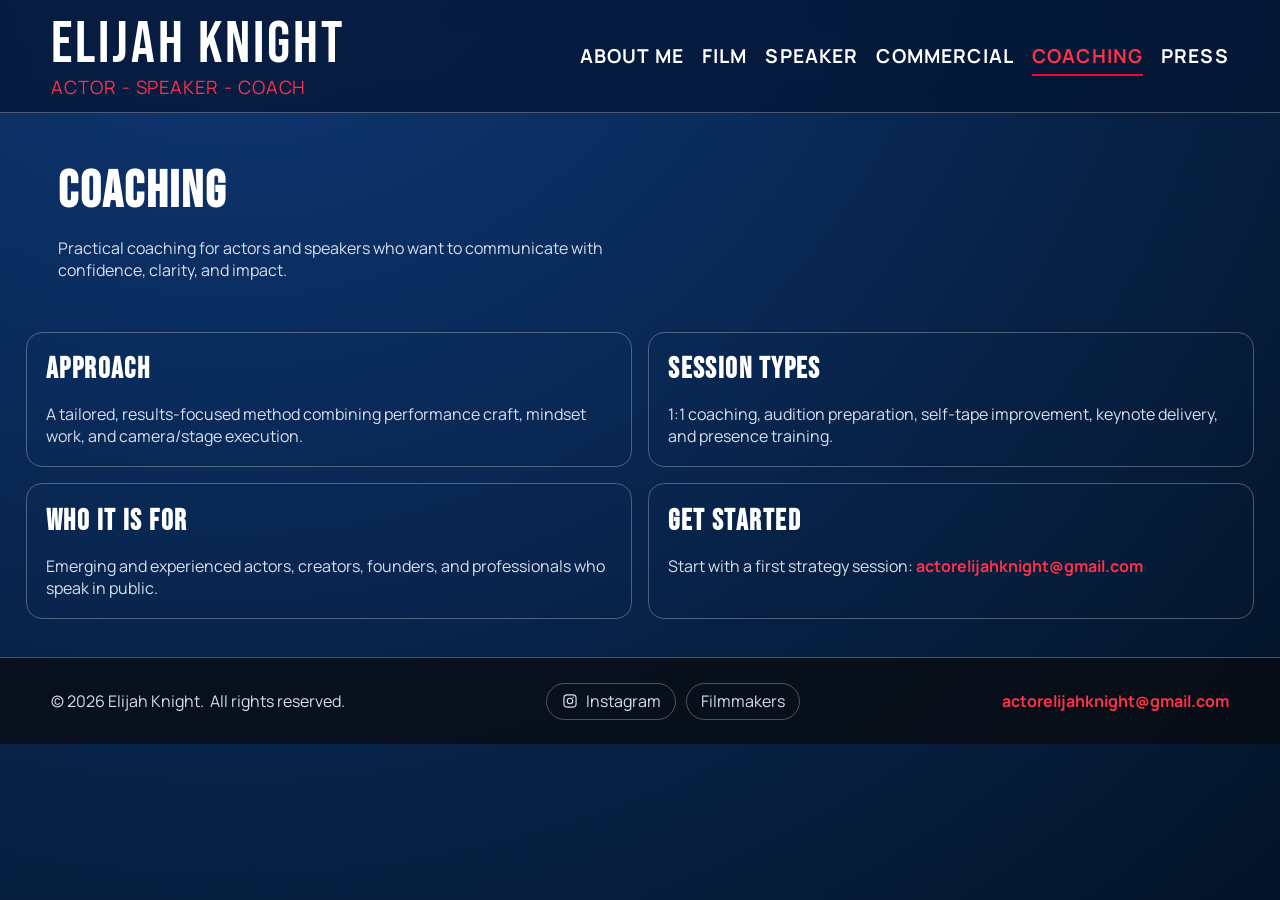
<file: coaching.html>
<!doctype html>
<html lang="en">
  <head>
    <meta charset="UTF-8" />
    <meta name="viewport" content="width=device-width, initial-scale=1.0" />
    <title>Coaching | Elijah Knight</title>
    <meta name="description" content="Acting and performance coaching with Elijah Knight." />
    <link rel="preconnect" href="https://fonts.googleapis.com" />
    <link rel="preconnect" href="https://fonts.gstatic.com" crossorigin />
    <link
      href="https://fonts.googleapis.com/css2?family=Bebas+Neue&family=Manrope:wght@400;600;700;800&display=swap"
      rel="stylesheet"
    />
    <link rel="stylesheet" href="styles.css" />
  </head>
  <body class="mobile-center-title">
    <header class="site-header">
      <div class="header-inner">
        <a class="brand" href="index.html">
          <span class="brand-title">Elijah Knight</span>
          <span class="brand-subtitle">Actor - Speaker - Coach</span>
        </a>
        <button class="menu-toggle" type="button" aria-label="Toggle menu" aria-expanded="false" data-menu-toggle>
          <span></span><span></span><span></span>
        </button>
        <nav class="main-nav" aria-label="Main navigation" data-main-nav>
          <ul class="nav-list">
            <li><a class="nav-link" href="about.html">About Me</a></li>
            <li><a class="nav-link" href="film.html">Film</a></li>
            <li><a class="nav-link" href="speaker.html">Speaker</a></li>
            <li><a class="nav-link" href="commercial.html">Commercial</a></li>
            <li><a class="nav-link" href="coaching.html">Coaching</a></li>
            <li><a class="nav-link" href="press.html">Press</a></li>
          </ul>
        </nav>
      </div>
    </header>

    <main>
      <section class="page-hero plain-hero">
        <h1>Coaching</h1>
        <p>
          Practical coaching for actors and speakers who want to communicate with confidence, clarity, and impact.
        </p>
      </section>

      <section class="sections-grid" aria-label="Coaching details">
        <article class="section-card">
          <h2>Approach</h2>
          <p>
            A tailored, results-focused method combining performance craft, mindset work, and camera/stage execution.
          </p>
        </article>
        <article class="section-card">
          <h2>Session Types</h2>
          <p>1:1 coaching, audition preparation, self-tape improvement, keynote delivery, and presence training.</p>
        </article>
        <article class="section-card">
          <h2>Who It Is For</h2>
          <p>Emerging and experienced actors, creators, founders, and professionals who speak in public.</p>
        </article>
        <article class="section-card">
          <h2>Get Started</h2>
          <p>
            Start with a first strategy session: <a class="footer-email" href="mailto:actorelijahknight@gmail.com">actorelijahknight@gmail.com</a>
          </p>
        </article>
      </section>
    </main>

    <footer class="site-footer">
      <div class="footer-inner">
        <p>© <span id="year">2026</span> Elijah Knight.<span class="footer-rights-block">All rights reserved.</span></p>
        <div class="footer-links">
          <a class="social-link" href="https://www.instagram.com/p/DXJRO6wuVqD/" target="_blank" rel="noopener noreferrer">
            <svg viewBox="0 0 24 24" aria-hidden="true"><path d="M7.75 2h8.5A5.76 5.76 0 0 1 22 7.75v8.5A5.76 5.76 0 0 1 16.25 22h-8.5A5.76 5.76 0 0 1 2 16.25v-8.5A5.76 5.76 0 0 1 7.75 2Zm0 1.8A3.96 3.96 0 0 0 3.8 7.75v8.5a3.96 3.96 0 0 0 3.95 3.95h8.5a3.96 3.96 0 0 0 3.95-3.95v-8.5a3.96 3.96 0 0 0-3.95-3.95h-8.5Zm8.96 1.42a1.08 1.08 0 1 1 0 2.16 1.08 1.08 0 0 1 0-2.16ZM12 7a5 5 0 1 1 0 10 5 5 0 0 1 0-10Zm0 1.8a3.2 3.2 0 1 0 0 6.4 3.2 3.2 0 0 0 0-6.4Z"/></svg>
            Instagram
          </a>
          <a class="social-link" href="https://www.filmmakers.eu/en/actors/elijah-knight" target="_blank" rel="noopener noreferrer">Filmmakers</a>
        </div>
        <a class="footer-email" href="mailto:actorelijahknight@gmail.com">actorelijahknight@gmail.com</a>
      </div>
    </footer>

    <script src="script.js"></script>
    <script>
      var yearNode = document.getElementById("year");
      if (yearNode) yearNode.textContent = String(new Date().getFullYear());
    </script>
  </body>
</html>
</file>
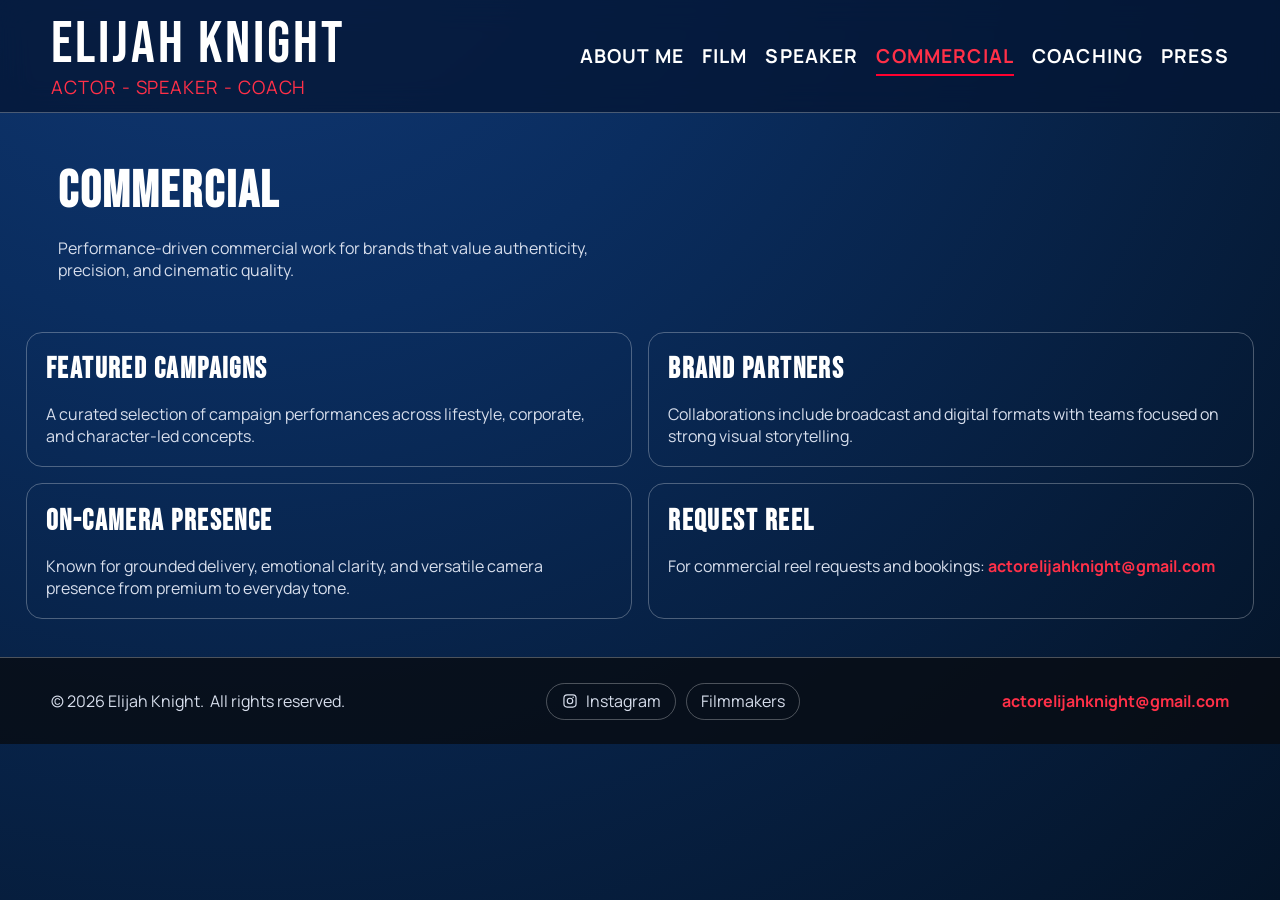
<file: commercial.html>
<!doctype html>
<html lang="en">
  <head>
    <meta charset="UTF-8" />
    <meta name="viewport" content="width=device-width, initial-scale=1.0" />
    <title>Commercial | Elijah Knight</title>
    <meta name="description" content="Commercial work and brand collaborations." />
    <link rel="preconnect" href="https://fonts.googleapis.com" />
    <link rel="preconnect" href="https://fonts.gstatic.com" crossorigin />
    <link
      href="https://fonts.googleapis.com/css2?family=Bebas+Neue&family=Manrope:wght@400;600;700;800&display=swap"
      rel="stylesheet"
    />
    <link rel="stylesheet" href="styles.css" />
  </head>
  <body class="mobile-center-title">
    <header class="site-header">
      <div class="header-inner">
        <a class="brand" href="index.html">
          <span class="brand-title">Elijah Knight</span>
          <span class="brand-subtitle">Actor - Speaker - Coach</span>
        </a>
        <button class="menu-toggle" type="button" aria-label="Toggle menu" aria-expanded="false" data-menu-toggle>
          <span></span><span></span><span></span>
        </button>
        <nav class="main-nav" aria-label="Main navigation" data-main-nav>
          <ul class="nav-list">
            <li><a class="nav-link" href="about.html">About Me</a></li>
            <li><a class="nav-link" href="film.html">Film</a></li>
            <li><a class="nav-link" href="speaker.html">Speaker</a></li>
            <li><a class="nav-link" href="commercial.html">Commercial</a></li>
            <li><a class="nav-link" href="coaching.html">Coaching</a></li>
            <li><a class="nav-link" href="press.html">Press</a></li>
          </ul>
        </nav>
      </div>
    </header>

    <main>
      <section class="page-hero plain-hero">
        <h1>Commercial</h1>
        <p>
          Performance-driven commercial work for brands that value authenticity, precision, and cinematic quality.
        </p>
      </section>

      <section class="sections-grid" aria-label="Commercial details">
        <article class="section-card">
          <h2>Featured Campaigns</h2>
          <p>
            A curated selection of campaign performances across lifestyle, corporate, and character-led concepts.
          </p>
        </article>
        <article class="section-card">
          <h2>Brand Partners</h2>
          <p>
            Collaborations include broadcast and digital formats with teams focused on strong visual storytelling.
          </p>
        </article>
        <article class="section-card">
          <h2>On-Camera Presence</h2>
          <p>
            Known for grounded delivery, emotional clarity, and versatile camera presence from premium to everyday tone.
          </p>
        </article>
        <article class="section-card">
          <h2>Request Reel</h2>
          <p>
            For commercial reel requests and bookings: <a class="footer-email" href="mailto:actorelijahknight@gmail.com">actorelijahknight@gmail.com</a>
          </p>
        </article>
      </section>
    </main>

    <footer class="site-footer">
      <div class="footer-inner">
        <p>© <span id="year">2026</span> Elijah Knight.<span class="footer-rights-block">All rights reserved.</span></p>
        <div class="footer-links">
          <a class="social-link" href="https://www.instagram.com/p/DXJRO6wuVqD/" target="_blank" rel="noopener noreferrer">
            <svg viewBox="0 0 24 24" aria-hidden="true"><path d="M7.75 2h8.5A5.76 5.76 0 0 1 22 7.75v8.5A5.76 5.76 0 0 1 16.25 22h-8.5A5.76 5.76 0 0 1 2 16.25v-8.5A5.76 5.76 0 0 1 7.75 2Zm0 1.8A3.96 3.96 0 0 0 3.8 7.75v8.5a3.96 3.96 0 0 0 3.95 3.95h8.5a3.96 3.96 0 0 0 3.95-3.95v-8.5a3.96 3.96 0 0 0-3.95-3.95h-8.5Zm8.96 1.42a1.08 1.08 0 1 1 0 2.16 1.08 1.08 0 0 1 0-2.16ZM12 7a5 5 0 1 1 0 10 5 5 0 0 1 0-10Zm0 1.8a3.2 3.2 0 1 0 0 6.4 3.2 3.2 0 0 0 0-6.4Z"/></svg>
            Instagram
          </a>
          <a class="social-link" href="https://www.filmmakers.eu/en/actors/elijah-knight" target="_blank" rel="noopener noreferrer">Filmmakers</a>
        </div>
        <a class="footer-email" href="mailto:actorelijahknight@gmail.com">actorelijahknight@gmail.com</a>
      </div>
    </footer>

    <script src="script.js"></script>
    <script>
      var yearNode = document.getElementById("year");
      if (yearNode) yearNode.textContent = String(new Date().getFullYear());
    </script>
  </body>
</html>
</file>
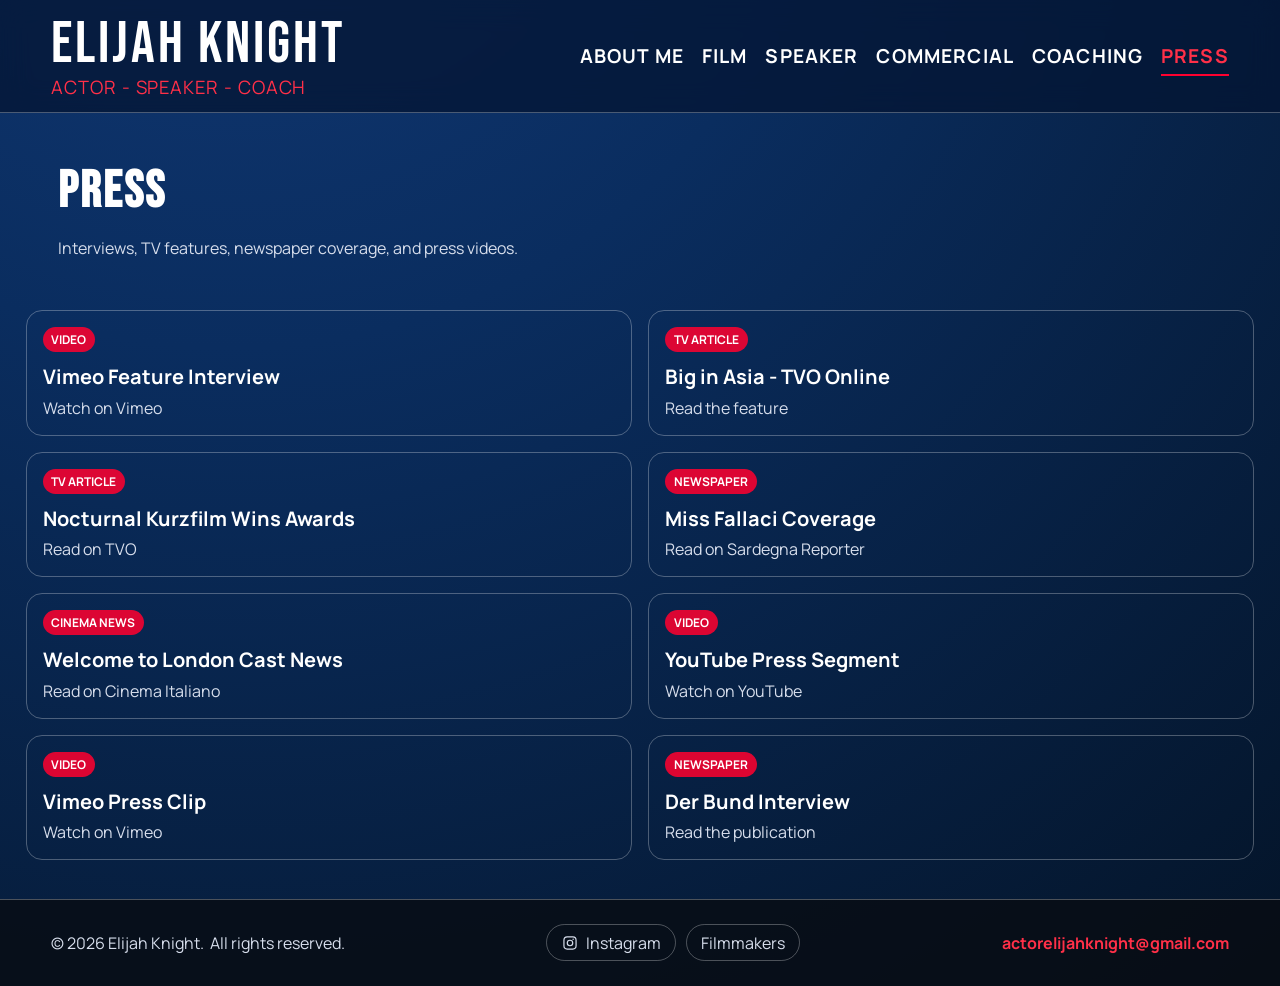
<file: press.html>
<!doctype html>
<html lang="en">
  <head>
    <meta charset="UTF-8" />
    <meta name="viewport" content="width=device-width, initial-scale=1.0" />
    <title>Press | Elijah Knight</title>
    <meta name="description" content="Press features and media resources." />
    <link rel="preconnect" href="https://fonts.googleapis.com" />
    <link rel="preconnect" href="https://fonts.gstatic.com" crossorigin />
    <link
      href="https://fonts.googleapis.com/css2?family=Bebas+Neue&family=Manrope:wght@400;600;700;800&display=swap"
      rel="stylesheet"
    />
    <link rel="stylesheet" href="styles.css" />
  </head>
  <body class="mobile-center-title">
    <header class="site-header">
      <div class="header-inner">
        <a class="brand" href="index.html">
          <span class="brand-title">Elijah Knight</span>
          <span class="brand-subtitle">Actor - Speaker - Coach</span>
        </a>
        <button class="menu-toggle" type="button" aria-label="Toggle menu" aria-expanded="false" data-menu-toggle>
          <span></span><span></span><span></span>
        </button>
        <nav class="main-nav" aria-label="Main navigation" data-main-nav>
          <ul class="nav-list">
            <li><a class="nav-link" href="about.html">About Me</a></li>
            <li><a class="nav-link" href="film.html">Film</a></li>
            <li><a class="nav-link" href="speaker.html">Speaker</a></li>
            <li><a class="nav-link" href="commercial.html">Commercial</a></li>
            <li><a class="nav-link" href="coaching.html">Coaching</a></li>
            <li><a class="nav-link" href="press.html">Press</a></li>
          </ul>
        </nav>
      </div>
    </header>

    <main>
      <section class="page-hero plain-hero">
        <h1>Press</h1>
        <p>
          Interviews, TV features, newspaper coverage, and press videos.
        </p>
      </section>

      <section class="press-grid" aria-label="Press links">
        <a class="press-tile press-video" href="https://vimeo.com/1024912989" target="_blank" rel="noopener noreferrer">
          <span class="press-type">Video</span>
          <h2>Vimeo Feature Interview</h2>
          <p>Watch on Vimeo</p>
        </a>

        <a class="press-tile press-article" href="https://www.tvo-online.ch/aktuell/big-in-asia-der-hsg-absolvent-und-schauspieler-elijah-knight-ueber-seine-karriere-157148277" target="_blank" rel="noopener noreferrer">
          <span class="press-type">TV Article</span>
          <h2>Big in Asia - TVO Online</h2>
          <p>Read the feature</p>
        </a>

        <a class="press-tile press-article" href="https://www.tvo-online.ch/aktuell/nocturnal-kurzfilm-von-thurgauer-regisseur-raeumt-preise-ab-143549098" target="_blank" rel="noopener noreferrer">
          <span class="press-type">TV Article</span>
          <h2>Nocturnal Kurzfilm Wins Awards</h2>
          <p>Read on TVO</p>
        </a>

        <a class="press-tile press-article" href="https://www.sardegnareporter.it/2024/10/elijah-knight-nella-serie-tv-miss-fallaci-oriana-era-uneroina/661518/" target="_blank" rel="noopener noreferrer">
          <span class="press-type">Newspaper</span>
          <h2>Miss Fallaci Coverage</h2>
          <p>Read on Sardegna Reporter</p>
        </a>

        <a class="press-tile press-article" href="https://www.cinemaitaliano.info/news/80520/welcome-to-london-nel-cast-l-attore-elijah.html" target="_blank" rel="noopener noreferrer">
          <span class="press-type">Cinema News</span>
          <h2>Welcome to London Cast News</h2>
          <p>Read on Cinema Italiano</p>
        </a>

        <a class="press-tile press-video" href="https://www.youtube.com/watch?v=6yyJlmIRs8s" target="_blank" rel="noopener noreferrer">
          <span class="press-type">Video</span>
          <h2>YouTube Press Segment</h2>
          <p>Watch on YouTube</p>
        </a>

        <a class="press-tile press-video" href="https://vimeo.com/1052723801?share=copy" target="_blank" rel="noopener noreferrer">
          <span class="press-type">Video</span>
          <h2>Vimeo Press Clip</h2>
          <p>Watch on Vimeo</p>
        </a>

        <a class="press-tile press-article" href="https://www.derbund.ch/es-fuehlt-sich-an-als-haetten-wir-mittelerde-besucht-483056184710" target="_blank" rel="noopener noreferrer">
          <span class="press-type">Newspaper</span>
          <h2>Der Bund Interview</h2>
          <p>Read the publication</p>
        </a>
      </section>
    </main>

    <footer class="site-footer">
      <div class="footer-inner">
        <p>© <span id="year">2026</span> Elijah Knight.<span class="footer-rights-block">All rights reserved.</span></p>
        <div class="footer-links">
          <a class="social-link" href="https://www.instagram.com/p/DXJRO6wuVqD/" target="_blank" rel="noopener noreferrer">
            <svg viewBox="0 0 24 24" aria-hidden="true"><path d="M7.75 2h8.5A5.76 5.76 0 0 1 22 7.75v8.5A5.76 5.76 0 0 1 16.25 22h-8.5A5.76 5.76 0 0 1 2 16.25v-8.5A5.76 5.76 0 0 1 7.75 2Zm0 1.8A3.96 3.96 0 0 0 3.8 7.75v8.5a3.96 3.96 0 0 0 3.95 3.95h8.5a3.96 3.96 0 0 0 3.95-3.95v-8.5a3.96 3.96 0 0 0-3.95-3.95h-8.5Zm8.96 1.42a1.08 1.08 0 1 1 0 2.16 1.08 1.08 0 0 1 0-2.16ZM12 7a5 5 0 1 1 0 10 5 5 0 0 1 0-10Zm0 1.8a3.2 3.2 0 1 0 0 6.4 3.2 3.2 0 0 0 0-6.4Z"/></svg>
            Instagram
          </a>
          <a class="social-link" href="https://www.filmmakers.eu/en/actors/elijah-knight" target="_blank" rel="noopener noreferrer">Filmmakers</a>
        </div>
        <a class="footer-email" href="mailto:actorelijahknight@gmail.com">actorelijahknight@gmail.com</a>
      </div>
    </footer>

    <script src="script.js"></script>
    <script>
      var yearNode = document.getElementById("year");
      if (yearNode) yearNode.textContent = String(new Date().getFullYear());
    </script>
  </body>
</html>
</file>
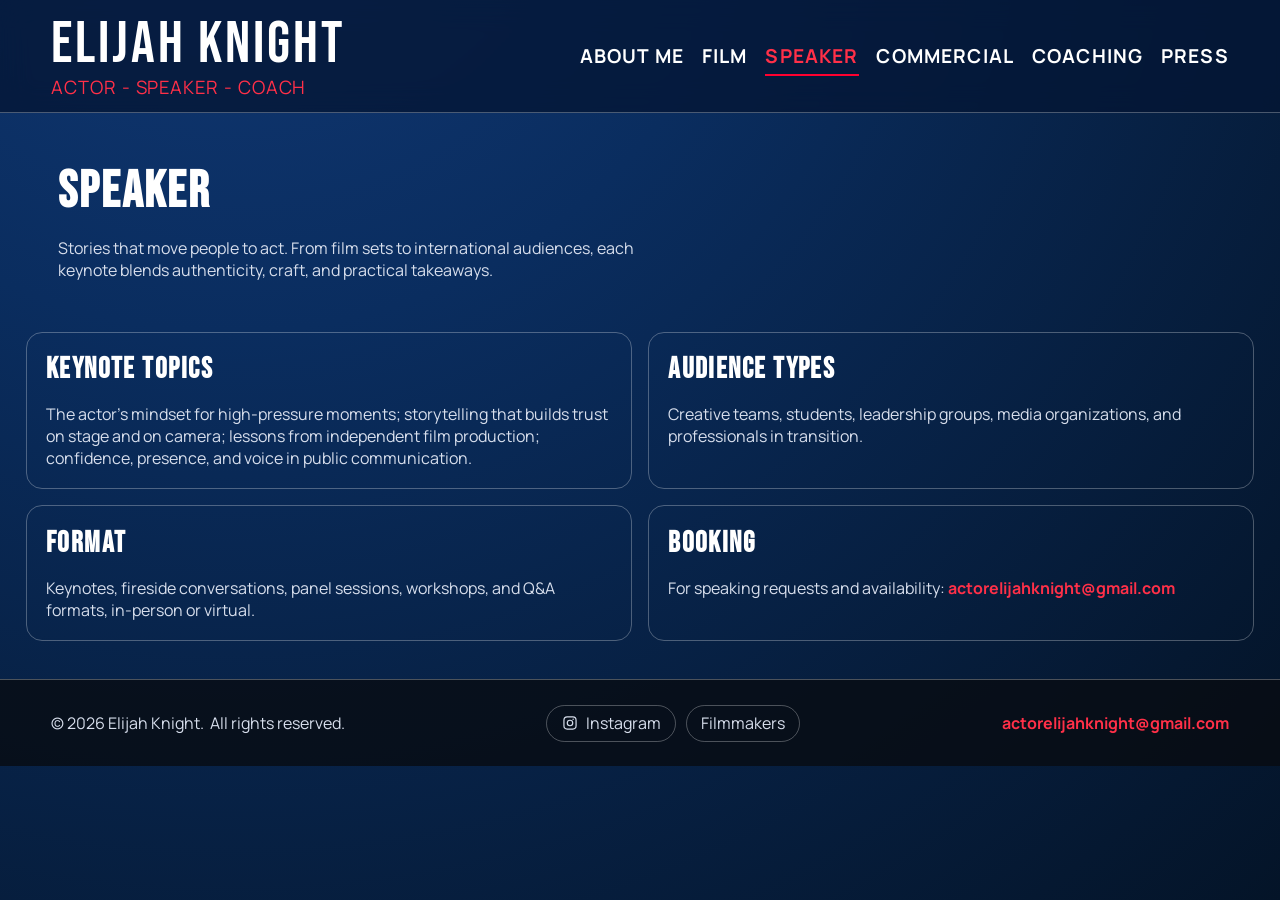
<file: speaker.html>
<!doctype html>
<html lang="en">
  <head>
    <meta charset="UTF-8" />
    <meta name="viewport" content="width=device-width, initial-scale=1.0" />
    <title>Speaker | Elijah Knight</title>
    <meta name="description" content="Speaking profile and topics of Elijah Knight." />
    <link rel="preconnect" href="https://fonts.googleapis.com" />
    <link rel="preconnect" href="https://fonts.gstatic.com" crossorigin />
    <link
      href="https://fonts.googleapis.com/css2?family=Bebas+Neue&family=Manrope:wght@400;600;700;800&display=swap"
      rel="stylesheet"
    />
    <link rel="stylesheet" href="styles.css" />
  </head>
  <body class="mobile-center-title">
    <header class="site-header">
      <div class="header-inner">
        <a class="brand" href="index.html">
          <span class="brand-title">Elijah Knight</span>
          <span class="brand-subtitle">Actor - Speaker - Coach</span>
        </a>
        <button class="menu-toggle" type="button" aria-label="Toggle menu" aria-expanded="false" data-menu-toggle>
          <span></span><span></span><span></span>
        </button>
        <nav class="main-nav" aria-label="Main navigation" data-main-nav>
          <ul class="nav-list">
            <li><a class="nav-link" href="about.html">About Me</a></li>
            <li><a class="nav-link" href="film.html">Film</a></li>
            <li><a class="nav-link" href="speaker.html">Speaker</a></li>
            <li><a class="nav-link" href="commercial.html">Commercial</a></li>
            <li><a class="nav-link" href="coaching.html">Coaching</a></li>
            <li><a class="nav-link" href="press.html">Press</a></li>
          </ul>
        </nav>
      </div>
    </header>

    <main>
      <section class="page-hero plain-hero">
        <h1>Speaker</h1>
        <p>
          Stories that move people to act. From film sets to international audiences, each keynote blends authenticity,
          craft, and practical takeaways.
        </p>
      </section>

      <section class="sections-grid" aria-label="Speaker details">
        <article class="section-card">
          <h2>Keynote Topics</h2>
          <p>
            The actor's mindset for high-pressure moments; storytelling that builds trust on stage and on camera;
            lessons from independent film production; confidence, presence, and voice in public communication.
          </p>
        </article>
        <article class="section-card">
          <h2>Audience Types</h2>
          <p>Creative teams, students, leadership groups, media organizations, and professionals in transition.</p>
        </article>
        <article class="section-card">
          <h2>Format</h2>
          <p>Keynotes, fireside conversations, panel sessions, workshops, and Q&A formats, in-person or virtual.</p>
        </article>
        <article class="section-card">
          <h2>Booking</h2>
          <p>
            For speaking requests and availability: <a class="footer-email" href="mailto:actorelijahknight@gmail.com">actorelijahknight@gmail.com</a>
          </p>
        </article>
      </section>
    </main>

    <footer class="site-footer">
      <div class="footer-inner">
        <p>© <span id="year">2026</span> Elijah Knight.<span class="footer-rights-block">All rights reserved.</span></p>
        <div class="footer-links">
          <a class="social-link" href="https://www.instagram.com/p/DXJRO6wuVqD/" target="_blank" rel="noopener noreferrer">
            <svg viewBox="0 0 24 24" aria-hidden="true"><path d="M7.75 2h8.5A5.76 5.76 0 0 1 22 7.75v8.5A5.76 5.76 0 0 1 16.25 22h-8.5A5.76 5.76 0 0 1 2 16.25v-8.5A5.76 5.76 0 0 1 7.75 2Zm0 1.8A3.96 3.96 0 0 0 3.8 7.75v8.5a3.96 3.96 0 0 0 3.95 3.95h8.5a3.96 3.96 0 0 0 3.95-3.95v-8.5a3.96 3.96 0 0 0-3.95-3.95h-8.5Zm8.96 1.42a1.08 1.08 0 1 1 0 2.16 1.08 1.08 0 0 1 0-2.16ZM12 7a5 5 0 1 1 0 10 5 5 0 0 1 0-10Zm0 1.8a3.2 3.2 0 1 0 0 6.4 3.2 3.2 0 0 0 0-6.4Z"/></svg>
            Instagram
          </a>
          <a class="social-link" href="https://www.filmmakers.eu/en/actors/elijah-knight" target="_blank" rel="noopener noreferrer">Filmmakers</a>
        </div>
        <a class="footer-email" href="mailto:actorelijahknight@gmail.com">actorelijahknight@gmail.com</a>
      </div>
    </footer>

    <script src="script.js"></script>
    <script>
      var yearNode = document.getElementById("year");
      if (yearNode) yearNode.textContent = String(new Date().getFullYear());
    </script>
  </body>
</html>
</file>
<file: styles.css>
:root {
  --bg: #031632;
  --surface: transparent;
  --surface-strong: transparent;
  --text: #ffffff;
  --muted: #d7deec;
  --accent: #ff002f;
  --accent-soft: #ff3048;
  --line: rgba(255, 255, 255, 0.28);
  --shadow: none;
}

* {
  box-sizing: border-box;
}

html,
body {
  margin: 0;
  padding: 0;
  font-family: "Manrope", "Segoe UI", sans-serif;
  color: var(--text);
  background: radial-gradient(circle at 18% -28%, #123a78 0, #0a2d5f 38%, #041428 100%);
  min-height: 100%;
}

body {
  display: flex;
  flex-direction: column;
}

a {
  color: inherit;
  text-decoration: none;
}

.site-header {
  position: sticky;
  top: 0;
  z-index: 40;
  backdrop-filter: blur(14px);
  background: rgba(4, 22, 52, 0.76);
  border-bottom: 1px solid var(--line);
}

.header-inner {
  width: min(1200px, 92vw);
  margin: 0 auto;
  display: flex;
  align-items: center;
  justify-content: space-between;
  gap: 2rem;
  padding: 1rem 0;
}

.brand {
  display: flex;
  flex-direction: column;
  line-height: 1;
}

.brand-title {
  font-family: "Bebas Neue", Impact, sans-serif;
  letter-spacing: 0.05em;
  font-size: clamp(2.2rem, 4.6vw, 4rem);
}

.brand-subtitle {
  margin-top: 0.2rem;
  font-size: clamp(0.9rem, 1.5vw, 1.15rem);
  color: var(--accent-soft);
  letter-spacing: 0.05em;
  text-transform: uppercase;
}

.main-nav {
  margin-left: auto;
}

.nav-list {
  list-style: none;
  padding: 0;
  margin: 0;
  display: flex;
  align-items: center;
  gap: clamp(0.5rem, 1.4vw, 1.6rem);
}

.nav-link {
  font-weight: 700;
  font-size: clamp(0.9rem, 1.5vw, 1.2rem);
  text-transform: uppercase;
  letter-spacing: 0.06em;
  padding-bottom: 0.3rem;
  border-bottom: 2px solid transparent;
  transition: border-color 0.2s ease, color 0.2s ease;
}

.nav-link:hover,
.nav-link.is-active {
  border-color: var(--accent);
  color: var(--accent-soft);
}

.menu-toggle {
  display: none;
  width: 46px;
  height: 46px;
  border: 1px solid var(--line);
  border-radius: 12px;
  background: transparent;
  color: var(--text);
  cursor: pointer;
}

.menu-toggle span {
  display: block;
  width: 22px;
  height: 2px;
  margin: 4px auto;
  background: currentColor;
  transition: transform 0.25s ease, opacity 0.25s ease;
}

.menu-toggle.is-open span:nth-child(1) {
  transform: translateY(6px) rotate(45deg);
}

.menu-toggle.is-open span:nth-child(2) {
  opacity: 0;
}

.menu-toggle.is-open span:nth-child(3) {
  transform: translateY(-6px) rotate(-45deg);
}

main {
  width: min(1400px, 96vw);
  margin: 1rem auto 0;
  flex: 1;
}

.home-page main {
  width: 100%;
  margin: 0;
}

.landing {
  position: relative;
  display: block;
}

.hero {
  position: relative;
  min-height: 84vh;
  border-radius: 26px;
  overflow: hidden;
  border: 1px solid var(--line);
  box-shadow: var(--shadow);
  background: #000;
}

.home-page .hero {
  min-height: calc(100vh - 88px);
  border-radius: 0;
  border-left: 0;
  border-right: 0;
}

.hero-video-wrap {
  position: absolute;
  inset: 0;
  pointer-events: none;
}

.hero-video {
  position: absolute;
  inset: 0;
  width: 100%;
  height: 100%;
  transform: scale(1.05);
  filter: saturate(0.92) contrast(1.08);
}

.hero-video-local {
  object-fit: cover;
  z-index: 1;
}

.hero-video-youtube {
  z-index: 0;
}

.hero-overlay {
  position: absolute;
  inset: 0;
  background:
    linear-gradient(180deg, rgba(2, 12, 30, 0.22) 0%, rgba(6, 21, 45, 0.46) 40%, rgba(5, 15, 34, 0.78) 100%),
    linear-gradient(120deg, rgba(255, 0, 47, 0.22) 0%, rgba(255, 0, 47, 0) 45%);
}

.hero-content {
  position: absolute;
  inset: auto 0 3.2rem;
  z-index: 2;
  padding: clamp(1rem, 2.4vw, 2rem);
}

.eyebrow {
  margin: 0;
  color: var(--accent-soft);
  text-transform: uppercase;
  font-size: 0.88rem;
  letter-spacing: 0.12em;
}

.hero-title {
  margin: 0.4rem 0 0.8rem;
  font-size: clamp(1.5rem, 3.8vw, 3rem);
}

.hero-quote {
  margin: 1rem 0 0;
  font-size: clamp(1.1rem, 2vw, 1.8rem);
  max-width: 50ch;
}

.news-card {
  position: absolute;
  bottom: 3.9rem;
  right: 1rem;
  width: min(360px, 34vw);
  background: var(--surface);
  border: 1px solid var(--line);
  border-radius: 20px;
  padding: 1rem;
  box-shadow: var(--shadow);
  min-height: auto;
  z-index: 5;
  backdrop-filter: none;
  transition: opacity 1.1s ease, transform 1.1s ease;
}

.news-card.is-hidden {
  opacity: 0;
  transform: translateY(8px);
  pointer-events: none;
}

.news-card.is-visible {
  opacity: 1;
  transform: translateY(0);
  pointer-events: all;
}

.close-instagram-card {
  position: absolute;
  top: 0.55rem;
  right: 0.55rem;
  width: 30px;
  height: 30px;
  border: 1px solid var(--line);
  border-radius: 8px;
  background: transparent;
  color: var(--text);
  font-size: 1.2rem;
  line-height: 1;
  cursor: pointer;
}

.news-copy {
  color: var(--muted);
  margin: 0.7rem 0 0.9rem;
}

.hero-ticker {
  position: absolute;
  left: 0;
  right: 0;
  bottom: 0;
  z-index: 6;
  overflow: hidden;
  border-top: 1px solid rgba(255, 255, 255, 0.24);
  background: rgba(1, 14, 36, 0.78);
}

.hero-ticker-track {
  display: flex;
  gap: 3rem;
  width: max-content;
  padding: 0.65rem 1rem;
  animation: ticker-scroll 22s linear infinite;
}

.hero-ticker-track span {
  white-space: nowrap;
  font-weight: 700;
  color: #ffffff;
}

@keyframes ticker-scroll {
  from {
    transform: translateX(0);
  }
  to {
    transform: translateX(-33.33%);
  }
}

.news-card h2,
.section-card h2 {
  margin: 0;
  font-family: "Bebas Neue", Impact, sans-serif;
  letter-spacing: 0.05em;
  font-size: 1.8rem;
}

.news-list {
  margin: 1rem 0 0;
  padding-left: 1.1rem;
  color: var(--muted);
}

.metrics {
  margin-top: 1.5rem;
  display: grid;
  grid-template-columns: repeat(4, minmax(0, 1fr));
  gap: 1rem;
}

.metric {
  background: var(--surface);
  border: 0;
  border-radius: 16px;
  padding: 1rem;
  text-align: center;
}

.metric strong {
  display: block;
  font-family: "Bebas Neue", Impact, sans-serif;
  font-size: clamp(1.6rem, 2.7vw, 2.2rem);
  letter-spacing: 0.03em;
  color: var(--accent);
}

.metric span {
  color: #ffffff !important;
  font-weight: 800 !important;
  font-size: 0.9rem;
}

.clients {
  margin-top: 0.55rem;
  background: var(--surface);
  border: 0;
  border-radius: 16px;
  padding: 1rem;
  text-align: center;
}

.clients h2 {
  width: 100%;
  margin: 0 0 1rem;
  text-align: center !important;
}

.footer-rights-block {
  display: inline;
  margin-left: 0.35rem;
}

.logo-row {
  display: grid;
  gap: 0.8rem;
  grid-template-columns: repeat(4, minmax(0, 1fr));
}

.logo-chip {
  border: 1px dashed var(--line);
  border-radius: 12px;
  padding: 0.9rem;
  text-align: center;
  color: var(--muted);
}

.page-hero {
  border: 1px solid var(--line);
  border-radius: 20px;
  padding: 2rem;
  background: linear-gradient(130deg, rgba(255, 0, 47, 0.24), rgba(8, 29, 63, 0.54));
}

.page-hero.plain-hero {
  border: 0;
  background: transparent;
}

.page-hero h1 {
  margin: 0;
  font-family: "Bebas Neue", Impact, sans-serif;
  letter-spacing: 0.04em;
  font-size: clamp(2rem, 4.5vw, 3.2rem);
}

.page-hero p {
  margin: 0.9rem 0 0;
  max-width: 60ch;
  color: var(--muted);
}

.sections-grid {
  margin-top: 1.2rem;
  display: grid;
  gap: 1rem;
  grid-template-columns: repeat(2, minmax(0, 1fr));
}

.film-grid {
  margin-top: 1.2rem;
  display: grid;
  grid-template-columns: repeat(2, minmax(0, 1fr));
  gap: 1.1rem;
}

.film-bubble {
  position: relative;
  border-radius: 20px;
  overflow: hidden;
  border: 1px solid var(--line);
  min-height: 290px;
  background: #000;
}

.film-bubble video {
  position: absolute;
  inset: 0;
  width: 100%;
  height: 100%;
  object-fit: cover;
}

.film-bubble-overlay {
  position: absolute;
  inset: 0;
  background: linear-gradient(180deg, rgba(6, 20, 44, 0.08), rgba(6, 20, 44, 0.72));
}

.film-bubble-label {
  position: absolute;
  left: 1.1rem;
  right: 1.1rem;
  bottom: 1rem;
  z-index: 2;
}

.film-bubble-label h2 {
  margin: 0;
  font-family: "Bebas Neue", Impact, sans-serif;
  letter-spacing: 0.04em;
  font-size: clamp(1.4rem, 2.8vw, 2.4rem);
}

.about-layout {
  margin-top: 1.2rem;
  display: grid;
  gap: 1rem;
  grid-template-columns: repeat(2, minmax(0, 1fr));
}

.about-video,
.about-cv-frame {
  width: 100%;
  border: 0;
  border-radius: 14px;
  background: rgba(4, 13, 30, 0.82);
}

.about-video {
  min-height: 260px;
}

.about-cv-card,
.about-video-card {
  grid-column: 1 / -1;
}

.about-cv-frame {
  min-height: 640px;
  border: 0;
}

.about-cv-mobile-link {
  display: none;
  margin-top: 0.9rem;
}

.section-card.about-contact-card,
.section-card.about-cv-card {
  border: 0;
}

.section-card.about-video-card,
.section-card.about-portraits-card {
  border: 0;
}

.about-portraits-grid {
  display: grid;
  gap: 0.8rem;
  grid-template-columns: repeat(2, minmax(0, 1fr));
}

.about-portraits-grid img {
  width: 100%;
  height: 320px;
  object-fit: cover;
  border-radius: 14px;
  border: 0;
}

.press-grid {
  margin-top: 1.2rem;
  display: grid;
  grid-template-columns: repeat(2, minmax(0, 1fr));
  gap: 1rem;
}

.press-tile {
  border: 1px solid var(--line);
  border-radius: 16px;
  background: transparent;
  padding: 1rem;
  transition: transform 0.2s ease, border-color 0.2s ease;
}

.press-tile:hover {
  transform: translateY(-2px);
  border-color: rgba(255, 255, 255, 0.54);
}

.press-type {
  display: inline-block;
  font-size: 0.75rem;
  font-weight: 700;
  text-transform: uppercase;
  color: #ffffff;
  background: rgba(255, 0, 47, 0.86);
  padding: 0.25rem 0.55rem;
  border-radius: 999px;
}

.press-tile h2 {
  margin: 0.7rem 0 0.4rem;
  font-size: 1.25rem;
}

.press-tile p {
  margin: 0;
  color: var(--muted);
}

.section-card {
  border: 1px solid var(--line);
  border-radius: 16px;
  background: var(--surface);
  padding: 1.2rem;
}

.section-card p {
  color: var(--muted);
  margin-bottom: 0;
}

.site-footer {
  border-top: 1px solid var(--line);
  background: rgba(8, 12, 18, 0.8);
  margin-top: 2.4rem;
}

.footer-inner {
  width: min(1200px, 92vw);
  margin: 0 auto;
  padding: 1rem 0;
  display: flex;
  align-items: center;
  justify-content: space-between;
  gap: 1rem;
  flex-wrap: wrap;
  color: var(--muted);
}

.social-link {
  display: inline-flex;
  align-items: center;
  gap: 0.5rem;
  border: 1px solid var(--line);
  border-radius: 999px;
  padding: 0.4rem 0.9rem;
  transition: border-color 0.2s ease, color 0.2s ease;
}

.footer-links {
  display: inline-flex;
  gap: 0.6rem;
  flex-wrap: wrap;
}

.footer-email {
  color: var(--accent-soft);
  font-weight: 700;
}

.social-link:hover {
  border-color: var(--accent);
  color: var(--accent-soft);
}

.social-link svg {
  width: 16px;
  height: 16px;
  fill: currentColor;
}

.btn {
  border: 1px solid var(--line);
  color: var(--text);
  background: rgba(255, 255, 255, 0.04);
  padding: 0.55rem 0.95rem;
  border-radius: 10px;
  font-weight: 700;
  cursor: pointer;
}

.btn-primary {
  background: var(--accent);
  color: #ffffff;
  border-color: transparent;
}

@media (max-width: 980px) {
  .landing {
    display: grid;
    grid-template-columns: 1fr;
  }

  .news-card {
    display: none !important;
  }

  .hero {
    min-height: 62vh;
  }

  .home-page .hero {
    min-height: 72vh;
  }

  .metrics {
    grid-template-columns: repeat(2, minmax(0, 1fr));
  }

  .logo-row {
    grid-template-columns: repeat(2, minmax(0, 1fr));
  }

  .sections-grid {
    grid-template-columns: 1fr;
  }

  .film-grid,
  .about-layout,
  .press-grid,
  .about-portraits-grid {
    grid-template-columns: 1fr;
  }

  .about-cv-frame {
    min-height: 520px;
    display: none;
  }

  .about-cv-mobile-link {
    display: inline-flex;
  }

  .footer-inner {
    justify-content: center;
    text-align: center;
  }

  .footer-links {
    justify-content: center;
  }

  .footer-email {
    width: 100%;
    text-align: center;
  }

  .mobile-center-title .page-hero h1 {
    text-align: center !important;
  }

  .footer-rights-block {
    display: block;
    margin-left: 0;
  }
}

@media (min-width: 981px) {
  .about-cv-card h2 {
    text-align: center;
  }
}

@media (max-width: 820px) {
  .header-inner {
    flex-wrap: wrap;
    gap: 0.8rem;
  }

  .menu-toggle {
    display: inline-block;
    margin-left: auto;
  }

  .main-nav {
    width: 100%;
    max-height: 0;
    overflow: hidden;
    transition: max-height 0.28s ease;
  }

  .main-nav.is-open {
    max-height: 60vh;
  }

  .nav-list {
    flex-direction: column;
    align-items: flex-start;
    padding: 0.6rem 0 0.8rem;
  }

  .nav-link {
    font-size: 1rem;
  }
}

@media (max-width: 540px) {
  .brand-title {
    font-size: 2.2rem;
  }

  .brand-subtitle {
    font-size: 0.8rem;
  }

  main {
    margin-top: 1.2rem;
  }

  .hero {
    border-radius: 18px;
  }

  .hero-video {
    transform: scale(1.28);
  }

  .hero-ticker-track {
    padding: 0.6rem 0.8rem;
    animation-duration: 16s;
  }

  .news-card {
    display: none !important;
  }

  .metrics {
    grid-template-columns: 1fr;
  }
}
</file>
